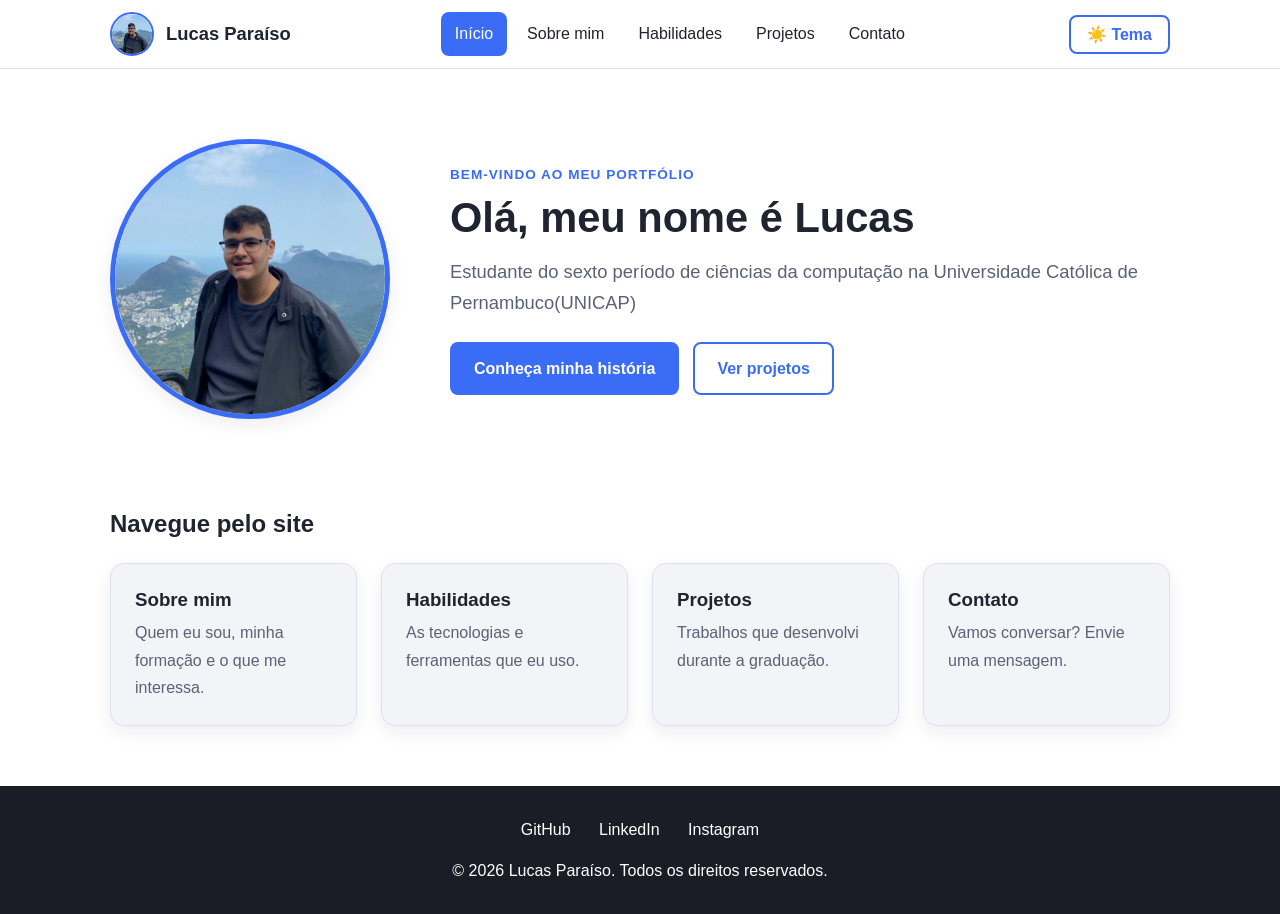
<file: index.html>
<!DOCTYPE html>
<html lang="pt-BR">

<head>
    <meta charset="UTF-8">
    <meta name="viewport" content="width=device-width, initial-scale=1.0">
    <meta name="description" content="Mini biografia de Lucas Paraíso, estudante de Ciência da Computação.">
    <title>Início | Lucas Paraíso</title>
    <link rel="stylesheet" href="css/style.css">
</head>

<body>
    <header class="topo">
        <nav class="nav" aria-label="Navegação principal">
            <a href="index.html" class="marca">
                <img src="img/foto.jpeg" alt="Foto de Lucas Paraíso" class="foto-mini">
                <span>Lucas Paraíso</span>
            </a>
            <div class="nav-acoes">
               <button id="tema-btn" class="btn btn-secundario" type="button" aria-label="Alternar tema claro e escuro">🌙 Tema</button>
                <button id="menu-btn" class="menu-btn" type="button" aria-label="Abrir menu" aria-expanded="false" aria-controls="menu">☰</button>
            </div>
            <ul id="menu" class="menu">
                <li><a href="index.html" class="link-ativo" aria-current="page">Início</a></li>
                <li><a href="sobre.html">Sobre mim</a></li>
                <li><a href="habilidades.html">Habilidades</a></li>
                <li><a href="projetos.html">Projetos</a></li>
                <li><a href="contato.html">Contato</a></li>
            </ul>
        </nav>
    </header>

    <main>
        <section class="hero">
            <img src="img/foto.jpeg" alt="Foto de Lucas Paraíso" class="foto-perfil">
            <div class="hero-texto">
                <p class="etiqueta">Bem-vindo ao meu portfólio</p>
                <h1>Olá, meu nome é Lucas</h1>
                <p class="lead">Estudante do sexto período de ciências da computação na Universidade Católica de Pernambuco(UNICAP)</p>
                <div class="hero-botoes">
                    <a href="sobre.html" class="btn">Conheça minha história</a>
                    <a href="projetos.html" class="btn btn-secundario">Ver projetos</a>
                </div>
            </div>
        </section>

        <section class="secao">
            <h2>Navegue pelo site</h2>
            <div class="grade-cards">
                <a href="sobre.html" class="card card-link"><h3>Sobre mim</h3><p>Quem eu sou, minha formação e o que me interessa.</p></a>
                <a href="habilidades.html" class="card card-link"><h3>Habilidades</h3><p>As tecnologias e ferramentas que eu uso.</p></a>
                <a href="projetos.html" class="card card-link"><h3>Projetos</h3><p>Trabalhos que desenvolvi durante a graduação.</p></a>
                <a href="contato.html" class="card card-link"><h3>Contato</h3><p>Vamos conversar? Envie uma mensagem.</p></a>
            </div>
        </section>
    </main>

    <footer class="rodape">
        <div class="redes">
            <a href="https://github.com/LucaoDez" target="_blank" rel="noopener noreferrer">GitHub</a>
            <a href="https://www.linkedin.com/in/lucas-paraiso-791422337/?isSelfProfile=true" target="_blank" rel="noopener noreferrer">LinkedIn</a>
            <a href="https://www.instagram.com/lparaiso273/" target="_blank" rel="noopener noreferrer">Instagram</a>
        </div>
        <p>&copy; <span id="ano"></span> Lucas Paraíso. Todos os direitos reservados.</p>
    </footer>

    <script src="js/script.js"></script>
</body>

</html>
</file>
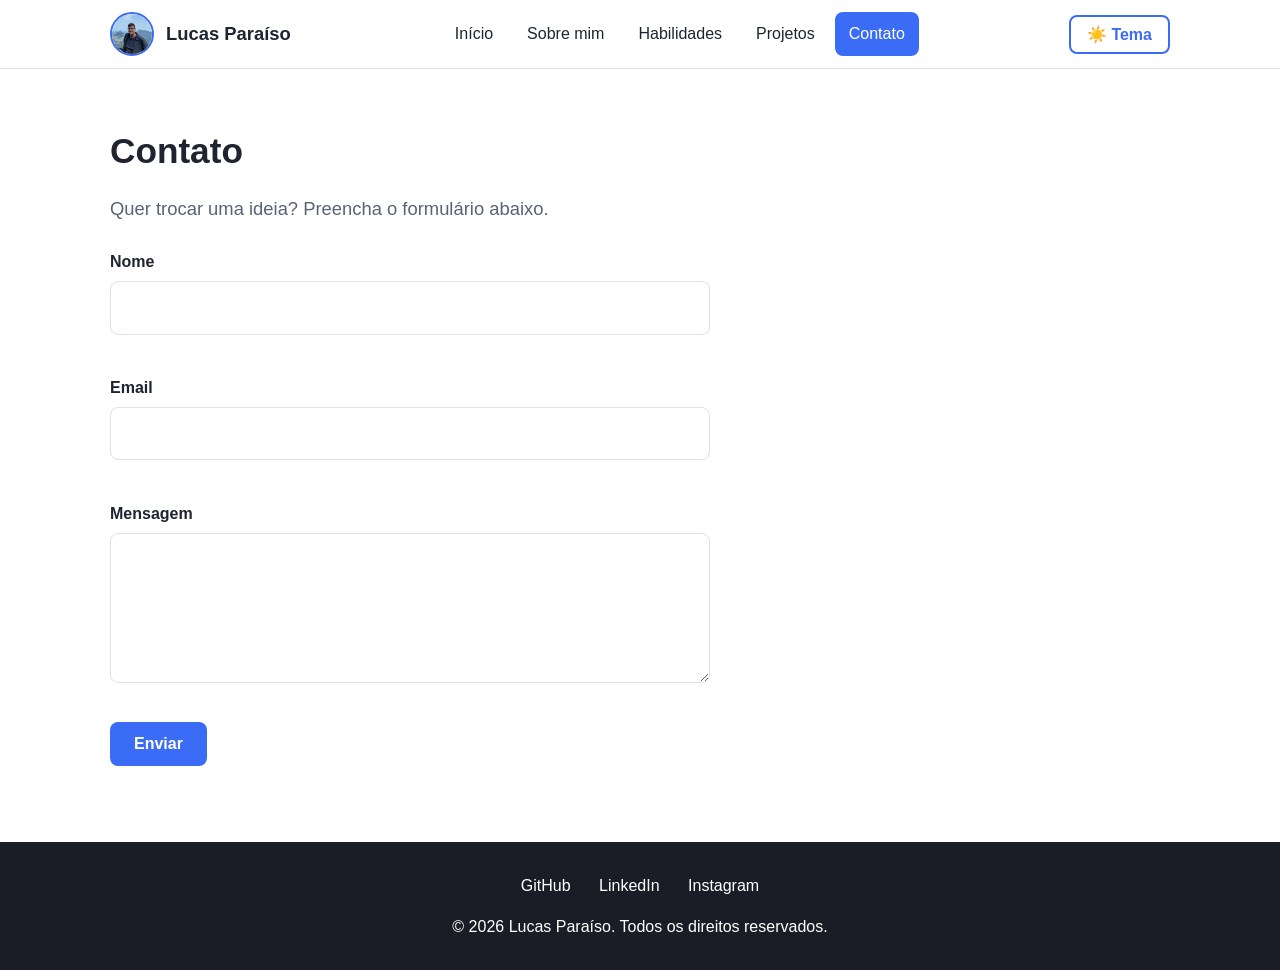
<file: contato.html>
<!DOCTYPE html>
<html lang="pt-BR">

<head>
    <meta charset="UTF-8">
    <meta name="viewport" content="width=device-width, initial-scale=1.0">
    <meta name="description" content="Mini biografia de Lucas Paraíso, estudante de Ciência da Computação.">
    <title>Contato | Lucas Paraíso</title>
    <link rel="stylesheet" href="css/style.css">
</head>

<body>
    <header class="topo">
        <nav class="nav" aria-label="Navegação principal">
            <a href="index.html" class="marca">
                <img src="img/foto.jpeg" alt="Foto de Lucas Paraíso" class="foto-mini">
                <span>Lucas Paraíso</span>
            </a>
            <div class="nav-acoes">
                <button id="tema-btn" class="btn btn-secundario" type="button" aria-label="Alternar tema claro e escuro">🌙 Tema</button>
                <button id="menu-btn" class="menu-btn" type="button" aria-label="Abrir menu" aria-expanded="false" aria-controls="menu">☰</button>
            </div>
            <ul id="menu" class="menu">
                <li><a href="index.html">Início</a></li>
                <li><a href="sobre.html">Sobre mim</a></li>
                <li><a href="habilidades.html">Habilidades</a></li>
                <li><a href="projetos.html">Projetos</a></li>
                <li><a href="contato.html" class="link-ativo" aria-current="page">Contato</a></li>
            </ul>
        </nav>
    </header>

    <main>
        <section class="secao">
            <h1>Contato</h1>
            <p class="lead">Quer trocar uma ideia? Preencha o formulário abaixo.</p>
            <form id="form-contato" novalidate>
                <div class="campo">
                    <label for="nome">Nome</label>
                    <input type="text" id="nome" name="nome" autocomplete="name">
                    <span class="erro-campo" id="erro-nome" aria-live="polite"></span>
                </div>

                <div class="campo">
                    <label for="email">Email</label>
                    <input type="email" id="email" name="email" autocomplete="email">
                    <span class="erro-campo" id="erro-email" aria-live="polite"></span>
                </div>

                <div class="campo">
                    <label for="mensagem">Mensagem</label>
                    <textarea id="mensagem" name="mensagem"></textarea>
                    <span class="erro-campo" id="erro-mensagem" aria-live="polite"></span>
                </div>

                <button type="submit" class="btn">Enviar</button>
                <p id="resultado-form" class="resultado-form" aria-live="polite"></p>
            </form>
        </section>
    </main>

    <footer class="rodape">
        <div class="redes">
            <a href="https://github.com/LucaoDez" target="_blank" rel="noopener noreferrer">GitHub</a>
            <a href="https://www.linkedin.com/in/lucas-paraiso-791422337/?isSelfProfile=true" target="_blank" rel="noopener noreferrer">LinkedIn</a>
            <a href="https://www.instagram.com/lparaiso273/" target="_blank" rel="noopener noreferrer">Instagram</a>
        </div>
        <p>&copy; <span id="ano"></span> Lucas Paraíso. Todos os direitos reservados.</p>
    </footer>

    <script src="js/script.js"></script>
</body>

</html>
</file>
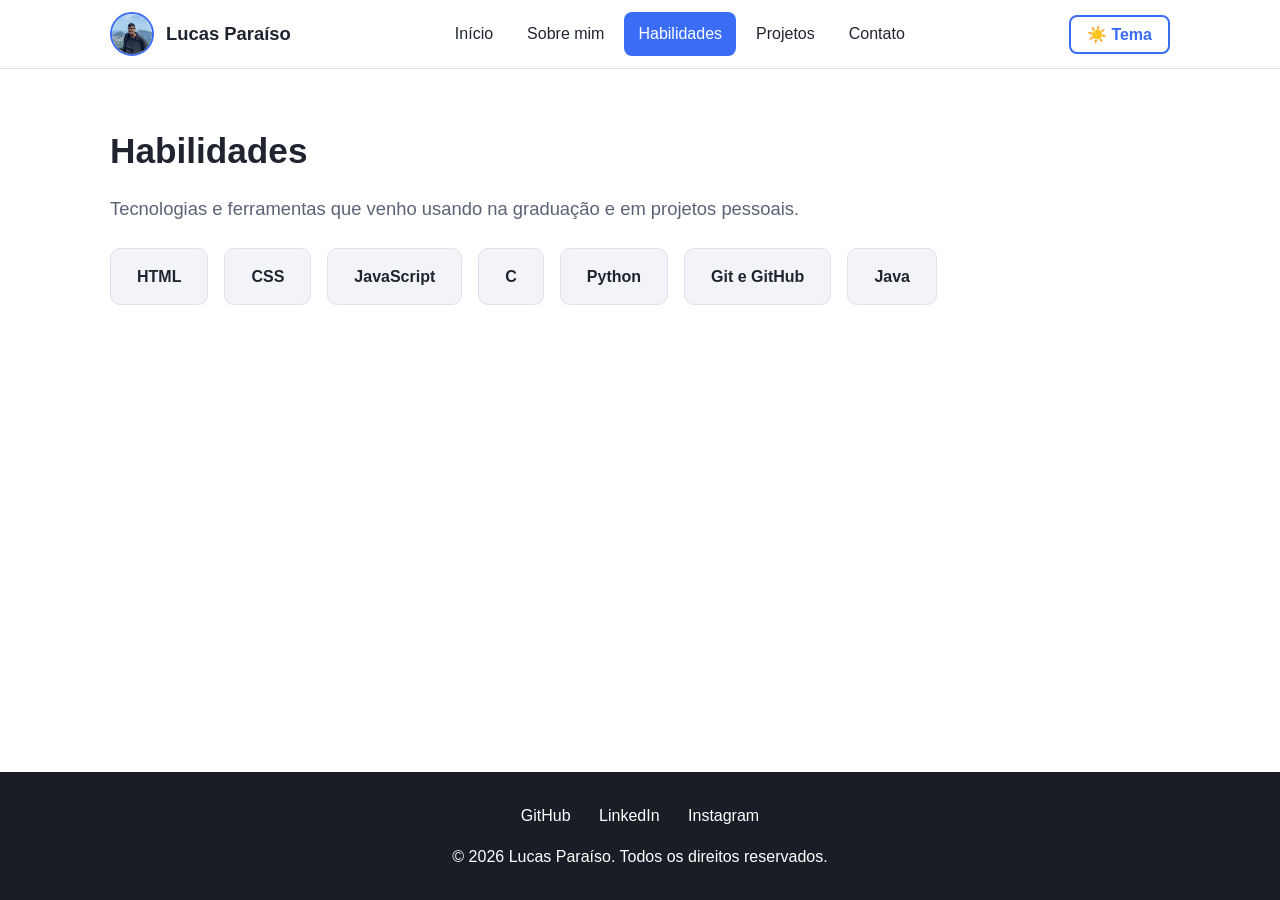
<file: habilidades.html>
<!DOCTYPE html>
<html lang="pt-BR">

<head>
    <meta charset="UTF-8">
    <meta name="viewport" content="width=device-width, initial-scale=1.0">
    <meta name="description" content="Mini biografia de Lucas Paraíso, estudante de Ciência da Computação.">
    <title>Habilidades | Lucas Paraíso</title>
    <link rel="stylesheet" href="css/style.css">
</head>

<body>
    <header class="topo">
        <nav class="nav" aria-label="Navegação principal">
            <a href="index.html" class="marca">
                <img src="img/foto.jpeg" alt="Foto de Lucas Paraíso" class="foto-mini">
                <span>Lucas Paraíso</span>
            </a>
            <div class="nav-acoes">
               <button id="tema-btn" class="btn btn-secundario" type="button" aria-label="Alternar tema claro e escuro">🌙 Tema</button>
                <button id="menu-btn" class="menu-btn" type="button" aria-label="Abrir menu" aria-expanded="false" aria-controls="menu">☰</button>
            </div>
            <ul id="menu" class="menu">
                <li><a href="index.html">Início</a></li>
                <li><a href="sobre.html">Sobre mim</a></li>
                <li><a href="habilidades.html" class="link-ativo" aria-current="page">Habilidades</a></li>
                <li><a href="projetos.html">Projetos</a></li>
                <li><a href="contato.html">Contato</a></li>
            </ul>
        </nav>
    </header>

    <main>
        <section class="secao">
            <h1>Habilidades</h1>
            <p class="lead">Tecnologias e ferramentas que venho usando na graduação e em projetos pessoais.</p>
            <ul class="lista-habilidades">
                <li>HTML</li>
                <li>CSS</li>
                <li>JavaScript</li>
                <li>C</li>
                <li>Python</li>
                <li>Git e GitHub</li>
                <li>Java</li>
            </ul>
        </section>
    </main>

    <footer class="rodape">
        <div class="redes">
            <a href="https://github.com/LucaoDez" target="_blank" rel="noopener noreferrer">GitHub</a>
            <a href="https://www.linkedin.com/in/lucas-paraiso-791422337/?isSelfProfile=true" target="_blank" rel="noopener noreferrer">LinkedIn</a>
            <a href="https://www.instagram.com/lparaiso273/" target="_blank" rel="noopener noreferrer">Instagram</a>
        </div>
        <p>&copy; <span id="ano"></span> Lucas Paraíso. Todos os direitos reservados.</p>
    </footer>

    <script src="js/script.js"></script>
</body>

</html>
</file>
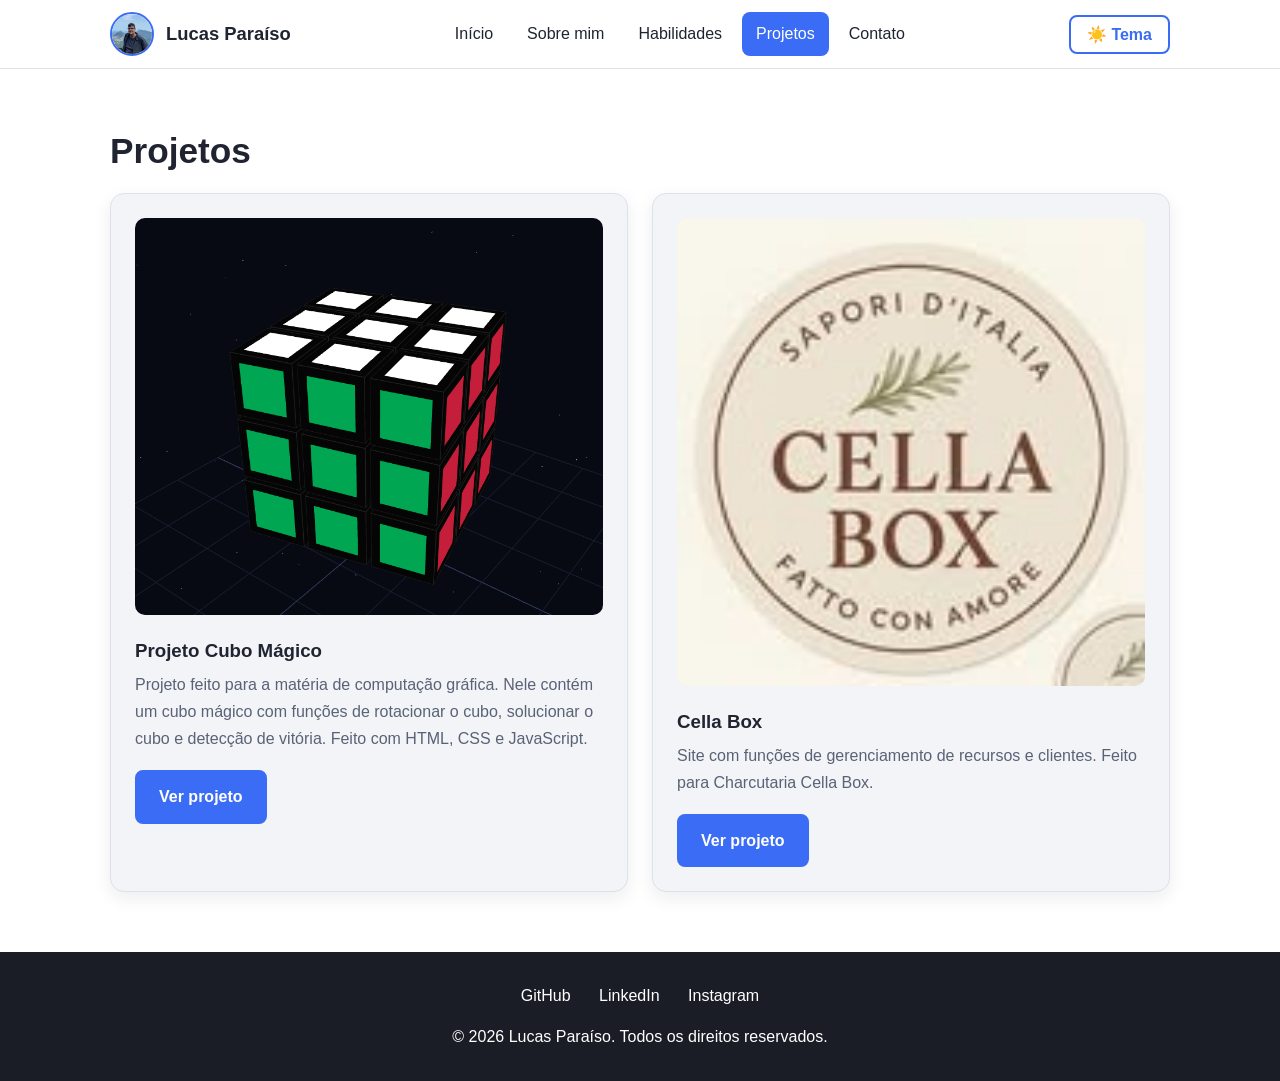
<file: projetos.html>
<!DOCTYPE html>
<html lang="pt-BR">

<head>
    <meta charset="UTF-8">
    <meta name="viewport" content="width=device-width, initial-scale=1.0">
    <meta name="description" content="Mini biografia de Lucas Paraíso, estudante de Ciência da Computação.">
    <title>Projetos | Lucas Paraíso</title>
    <link rel="stylesheet" href="css/style.css">
</head>

<body>
    <header class="topo">
        <nav class="nav" aria-label="Navegação principal">
            <a href="index.html" class="marca">
                <img src="img/foto.jpeg" alt="Foto de Lucas Paraíso" class="foto-mini">
                <span>Lucas Paraíso</span>
            </a>
            <div class="nav-acoes">
                <button id="tema-btn" class="btn btn-secundario" type="button" aria-label="Alternar tema claro e escuro">🌙 Tema</button>
                <button id="menu-btn" class="menu-btn" type="button" aria-label="Abrir menu" aria-expanded="false" aria-controls="menu">☰</button>
            </div>
            <ul id="menu" class="menu">
                <li><a href="index.html">Início</a></li>
                <li><a href="sobre.html">Sobre mim</a></li>
                <li><a href="habilidades.html">Habilidades</a></li>
                <li><a href="projetos.html" class="link-ativo" aria-current="page">Projetos</a></li>
                <li><a href="contato.html">Contato</a></li>
            </ul>
        </nav>
    </header>

    <main>
        <section class="secao">
            <h1>Projetos</h1>
            <div class="grade-cards container-projetos">
                <article class="card projeto">
                    <img src="img/projeto1.png" alt="Projeto Cubo Mágico">
                    <h3>Projeto Cubo Mágico</h3>
                    <p>
                        Projeto feito para a matéria de computação gráfica. Nele contém um cubo mágico
                        com funções de rotacionar o cubo, solucionar o cubo e detecção de vitória.
                        Feito com HTML, CSS e JavaScript.
                    </p>
                    <a href="https://github.com/LucaoDez/Projeto_Cubo_Magico" class="btn" target="_blank" rel="noopener noreferrer">Ver projeto</a>
                </article>

                <article class="card projeto">
                    <img src="img/projeto2.jpeg" alt="Ilustração do projeto Busca em Largura">
                    <h3>Cella Box</h3>
                    <p>
                        Site com funções de gerenciamento de recursos e clientes. Feito para Charcutaria Cella Box.
                    </p>
                    <a href="https://github.com/TheoVm/Projeto-Integrador-Cellabox" class="btn" target="_blank" rel="noopener noreferrer">Ver projeto</a>
                </article>
            </div>
        </section>
    </main>

    <footer class="rodape">
        <div class="redes">
            <a href="https://github.com/LucaoDez" target="_blank" rel="noopener noreferrer">GitHub</a>
            <a href="https://www.linkedin.com/in/lucas-paraiso-791422337/?isSelfProfile=true" target="_blank" rel="noopener noreferrer">LinkedIn</a>
            <a href="https://www.instagram.com/lparaiso273/" target="_blank" rel="noopener noreferrer">Instagram</a>
        </div>
        <p>&copy; <span id="ano"></span> Lucas Paraíso. Todos os direitos reservados.</p>
    </footer>

    <script src="js/script.js"></script>
</body>

</html>
</file>
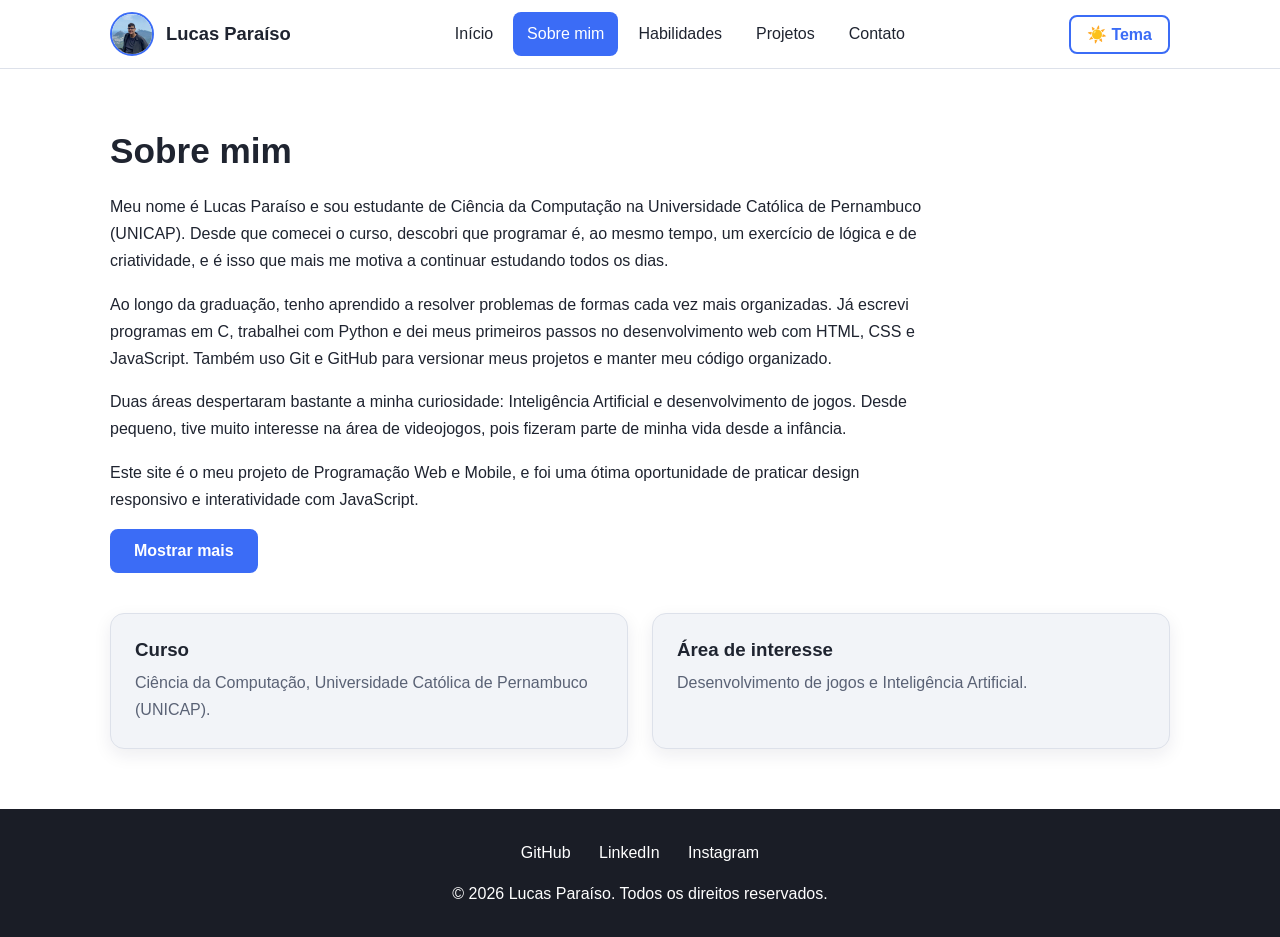
<file: sobre.html>
<!DOCTYPE html>
<html lang="pt-BR">

<head>
    <meta charset="UTF-8">
    <meta name="viewport" content="width=device-width, initial-scale=1.0">
    <meta name="description" content="Mini biografia de Lucas Paraíso, estudante de Ciência da Computação.">
    <title>Sobre mim | Lucas Paraíso</title>
    <link rel="stylesheet" href="css/style.css">
</head>

<body>
    <header class="topo">
        <nav class="nav" aria-label="Navegação principal">
            <a href="index.html" class="marca">
                <img src="img/foto.jpeg" alt="Foto de Lucas Paraíso" class="foto-mini">
                <span>Lucas Paraíso</span>
            </a>
            <div class="nav-acoes">
                <button id="tema-btn" class="btn btn-secundario" type="button" aria-label="Alternar tema claro e escuro">🌙 Tema</button>
                <button id="menu-btn" class="menu-btn" type="button" aria-label="Abrir menu" aria-expanded="false" aria-controls="menu">☰</button>
            </div>
            <ul id="menu" class="menu">
                <li><a href="index.html">Início</a></li>
                <li><a href="sobre.html" class="link-ativo" aria-current="page">Sobre mim</a></li>
                <li><a href="habilidades.html">Habilidades</a></li>
                <li><a href="projetos.html">Projetos</a></li>
                <li><a href="contato.html">Contato</a></li>
            </ul>
        </nav>
    </header>

    <main>
        <section class="secao">
            <h1>Sobre mim</h1>
            <div class="texto-bio">
                <p>
                    Meu nome é Lucas Paraíso e sou estudante de Ciência da Computação na Universidade Católica
                    de Pernambuco (UNICAP). Desde que comecei o curso, descobri que programar é, ao mesmo
                    tempo, um exercício de lógica e de criatividade, e é isso que mais me motiva a continuar
                    estudando todos os dias.
                </p>
                <p>
                    Ao longo da graduação, tenho aprendido a resolver problemas de formas cada vez mais
                    organizadas. Já escrevi programas em C, trabalhei com Python e dei meus primeiros passos
                    no desenvolvimento web com HTML, CSS e JavaScript. Também uso Git e GitHub para
                    versionar meus projetos e manter meu código organizado.
                </p>
                <p>
                    Duas áreas despertaram bastante a minha curiosidade: Inteligência Artificial e desenvolvimento
                    de jogos. Desde pequeno, tive muito interesse na área de videojogos, pois fizeram parte de minha vida
                    desde a infância.
                </p>
                <p>
                    Este site é o meu projeto de Programação Web e Mobile, e foi uma ótima oportunidade
                    de praticar design responsivo e interatividade com JavaScript.
                </p>
            </div>

            <div id="texto-extra" class="oculto">
                <p>
                    Meu objetivo profissional é atuar em desenvolvimento de software, unindo o que aprendo
                    sobre web, redes e inteligência artificial para construir soluções úteis. Gosto de
                    trabalhar em equipe, de aprender com quem sabe mais do que eu e de transformar
                    dificuldades em aprendizado.
                </p>
            </div>
            <button id="mostrar-mais" class="btn" type="button" aria-expanded="false" aria-controls="texto-extra">Mostrar mais</button>

            <div class="grade-cards info-sobre">
                <article class="card">
                    <h3>Curso</h3>
                    <p>Ciência da Computação, Universidade Católica de Pernambuco (UNICAP).</p>
                </article>
                <article class="card">
                    <h3>Área de interesse</h3>
                    <p>Desenvolvimento de jogos e Inteligência Artificial.</p>
                </article>
            </div>
        </section>
    </main>

    <footer class="rodape">
        <div class="redes">
            <a href="https://github.com/LucaoDez" target="_blank" rel="noopener noreferrer">GitHub</a>
            <a href="https://www.linkedin.com/in/lucas-paraiso-791422337/?isSelfProfile=true" target="_blank" rel="noopener noreferrer">LinkedIn</a>
            <a href="https://www.instagram.com/lparaiso273/" target="_blank" rel="noopener noreferrer">Instagram</a>
        </div>
        <p>&copy; <span id="ano"></span> Lucas Paraíso. Todos os direitos reservados.</p>
    </footer>

    <script src="js/script.js"></script>
</body>

</html>
</file>
<file: css/style.css>
/* ===== Variáveis de tema ===== */
:root {
    --bg: #ffffff;
    --bg-alt: #f2f4f8;
    --texto: #1f2430;
    --texto-suave: #5a6275;
    --primaria: #3b6cf6;
    --primaria-hover: #2a54cc;
    --borda: #dde1ea;
    --sombra: 0 6px 18px rgba(20, 30, 60, 0.08);
}

body.tema-escuro {
    --bg: #12141a;
    --bg-alt: #1c2029;
    --texto: #eef0f5;
    --texto-suave: #a5adc0;
    --primaria: #6f93ff;
    --primaria-hover: #8aa8ff;
    --borda: #2c3240;
    --sombra: 0 6px 18px rgba(0, 0, 0, 0.4);
}

/* ===== Base ===== */
* {
    margin: 0;
    padding: 0;
    box-sizing: border-box;
}

html {
    scroll-behavior: smooth;
}

body {
    min-height: 100vh;
    display: flex;
    flex-direction: column;
    font-family: "Segoe UI", Arial, sans-serif;
    line-height: 1.7;
    background-color: var(--bg);
    color: var(--texto);
    transition: background-color 0.3s, color 0.3s;
}

main {
    flex: 1;
}

h1, h2, h3 {
    line-height: 1.25;
}

h1 {
    margin-bottom: 20px;
    font-size: 2.2rem;
}

h2 {
    margin-bottom: 24px;
}

h3 {
    margin-bottom: 8px;
}

a {
    color: var(--primaria);
}

.lead {
    margin-bottom: 24px;
    font-size: 1.15rem;
    color: var(--texto-suave);
}

.etiqueta {
    font-weight: 600;
    color: var(--primaria);
    text-transform: uppercase;
    letter-spacing: 1px;
    font-size: 0.85rem;
}

/* ===== Header / navegação ===== */
.topo {
    position: sticky;
    top: 0;
    z-index: 10;
    background-color: var(--bg);
    border-bottom: 1px solid var(--borda);
    transition: background-color 0.3s;
}

.nav {
    max-width: 1100px;
    margin: 0 auto;
    padding: 12px 20px;
    display: flex;
    justify-content: space-between;
    align-items: center;
    flex-wrap: wrap;
    gap: 12px;
}

.marca {
    display: flex;
    align-items: center;
    gap: 12px;
    font-weight: 700;
    font-size: 1.15rem;
    text-decoration: none;
    color: var(--texto);
}

.foto-mini {
    width: 44px;
    height: 44px;
    border-radius: 50%;
    object-fit: cover;
    border: 2px solid var(--primaria);
}

.nav-acoes {
    display: flex;
    align-items: center;
    gap: 10px;
    order: 3;
}

.menu {
    display: flex;
    gap: 6px;
    list-style: none;
    order: 2;
}

.menu a {
    display: block;
    padding: 8px 14px;
    border-radius: 8px;
    text-decoration: none;
    color: var(--texto);
    transition: background-color 0.25s, color 0.25s;
}

.menu a:hover,
.menu a.link-ativo {
    background-color: var(--primaria);
    color: #ffffff;
}

.menu-btn {
    display: none;
    padding: 6px 12px;
    font-size: 1.4rem;
    line-height: 1;
    border: 1px solid var(--borda);
    border-radius: 8px;
    background: var(--bg-alt);
    color: var(--texto);
    cursor: pointer;
}

/* ===== Botões ===== */
.btn {
    display: inline-block;
    padding: 11px 22px;
    border: 2px solid var(--primaria);
    border-radius: 8px;
    background-color: var(--primaria);
    color: #ffffff;
    font-size: 1rem;
    font-weight: 600;
    text-decoration: none;
    cursor: pointer;
    transition: transform 0.2s, background-color 0.25s, border-color 0.25s;
}

.btn:hover {
    transform: translateY(-2px);
    background-color: var(--primaria-hover);
    border-color: var(--primaria-hover);
}

.btn-secundario {
    padding: 8px 16px;
    background-color: transparent;
    color: var(--primaria);
}

.hero-botoes .btn-secundario {
    padding: 11px 22px;
}

.btn-secundario:hover {
    color: #ffffff;
}

/* ===== Seções ===== */
.secao {
    max-width: 1100px;
    margin: 0 auto;
    padding: 60px 20px;
}

/* Hero (página inicial) */
.hero {
    max-width: 1100px;
    margin: 0 auto;
    padding: 70px 20px 30px;
    display: flex;
    justify-content: center;
    align-items: center;
    gap: 60px;
}

.foto-perfil {
    width: 280px;
    height: 280px;
    flex-shrink: 0;
    border-radius: 50%;
    object-fit: cover;
    border: 5px solid var(--primaria);
    box-shadow: var(--sombra);
    animation: flutuar 4s ease-in-out infinite;
}

@keyframes flutuar {
    0%, 100% { transform: translateY(0); }
    50% { transform: translateY(-8px); }
}

.hero-texto h1 {
    margin: 6px 0 12px;
    font-size: 2.6rem;
}

.hero-botoes {
    display: flex;
    flex-wrap: wrap;
    gap: 14px;
}

/* Cards */
.grade-cards {
    display: grid;
    grid-template-columns: repeat(auto-fit, minmax(240px, 1fr));
    gap: 24px;
}

.card {
    padding: 24px;
    border: 1px solid var(--borda);
    border-radius: 14px;
    background-color: var(--bg-alt);
    box-shadow: var(--sombra);
    color: var(--texto);
    text-decoration: none;
    transition: transform 0.3s, border-color 0.3s;
}

.card:hover {
    transform: translateY(-6px);
    border-color: var(--primaria);
}

.card p {
    color: var(--texto-suave);
}

/* Sobre mim */
.texto-bio p,
#texto-extra p {
    max-width: 820px;
    margin-bottom: 16px;
}

#texto-extra {
    margin-bottom: 4px;
}

.info-sobre {
    margin-top: 40px;
}

.oculto {
    display: none;
}

/* Habilidades */
.lista-habilidades {
    display: flex;
    flex-wrap: wrap;
    gap: 16px;
    list-style: none;
}

.lista-habilidades li {
    padding: 14px 26px;
    border-radius: 10px;
    border: 1px solid var(--borda);
    background-color: var(--bg-alt);
    font-weight: 600;
    transition: transform 0.3s, background-color 0.3s, color 0.3s;
}

.lista-habilidades li:hover {
    transform: translateY(-5px);
    background-color: var(--primaria);
    color: #ffffff;
}

/* Projetos */
.container-projetos {
    grid-template-columns: repeat(2, 1fr);
}

.projeto img {
    width: 100%;
    margin-bottom: 16px;
    border-radius: 10px;
}

.projeto p {
    margin-bottom: 18px;
}

/* Formulário */
form {
    max-width: 600px;
    display: flex;
    flex-direction: column;
    gap: 16px;
}

.campo {
    display: flex;
    flex-direction: column;
    gap: 6px;
}

label {
    font-weight: 600;
}

input,
textarea {
    padding: 12px;
    border: 1px solid var(--borda);
    border-radius: 8px;
    background-color: var(--bg);
    color: var(--texto);
    font: inherit;
    transition: border-color 0.25s, box-shadow 0.25s;
}

input:focus,
textarea:focus {
    outline: none;
    border-color: var(--primaria);
    box-shadow: 0 0 0 3px rgba(59, 108, 246, 0.25);
}

textarea {
    min-height: 150px;
    resize: vertical;
}

.invalido {
    border-color: #d93025;
}

.erro-campo {
    min-height: 1.2em;
    font-size: 0.9rem;
    color: #d93025;
}

.resultado-form {
    font-weight: 600;
    color: #1e8e3e;
}

form .btn {
    align-self: flex-start;
}

/* Footer */
.rodape {
    padding: 30px 20px;
    text-align: center;
    background-color: #1a1d26;
    color: #ffffff;
}

.redes {
    margin-bottom: 14px;
}

.redes a {
    margin: 0 12px;
    color: #ffffff;
    text-decoration: none;
    border-bottom: 2px solid transparent;
    transition: border-color 0.25s, color 0.25s;
}

.redes a:hover {
    color: #8aa8ff;
    border-color: #8aa8ff;
}

/* ===== Responsividade ===== */
@media (max-width: 768px) {
    .menu-btn {
        display: block;
    }

    .nav-acoes {
        order: 2;
    }

    .menu {
        display: none;
        order: 3;
        width: 100%;
        flex-direction: column;
    }

    .menu.ativo {
        display: flex;
    }

    .hero {
        flex-direction: column;
        padding-top: 40px;
        text-align: center;
        gap: 30px;
    }

    .hero-botoes {
        justify-content: center;
    }

    .hero-texto h1 {
        font-size: 2rem;
    }

    .foto-perfil {
        width: 220px;
        height: 220px;
    }

    .container-projetos {
        grid-template-columns: 1fr;
    }

    h1 {
        font-size: 1.8rem;
    }
}

@media (prefers-reduced-motion: reduce) {
    .foto-perfil {
        animation: none;
    }
}
</file>
